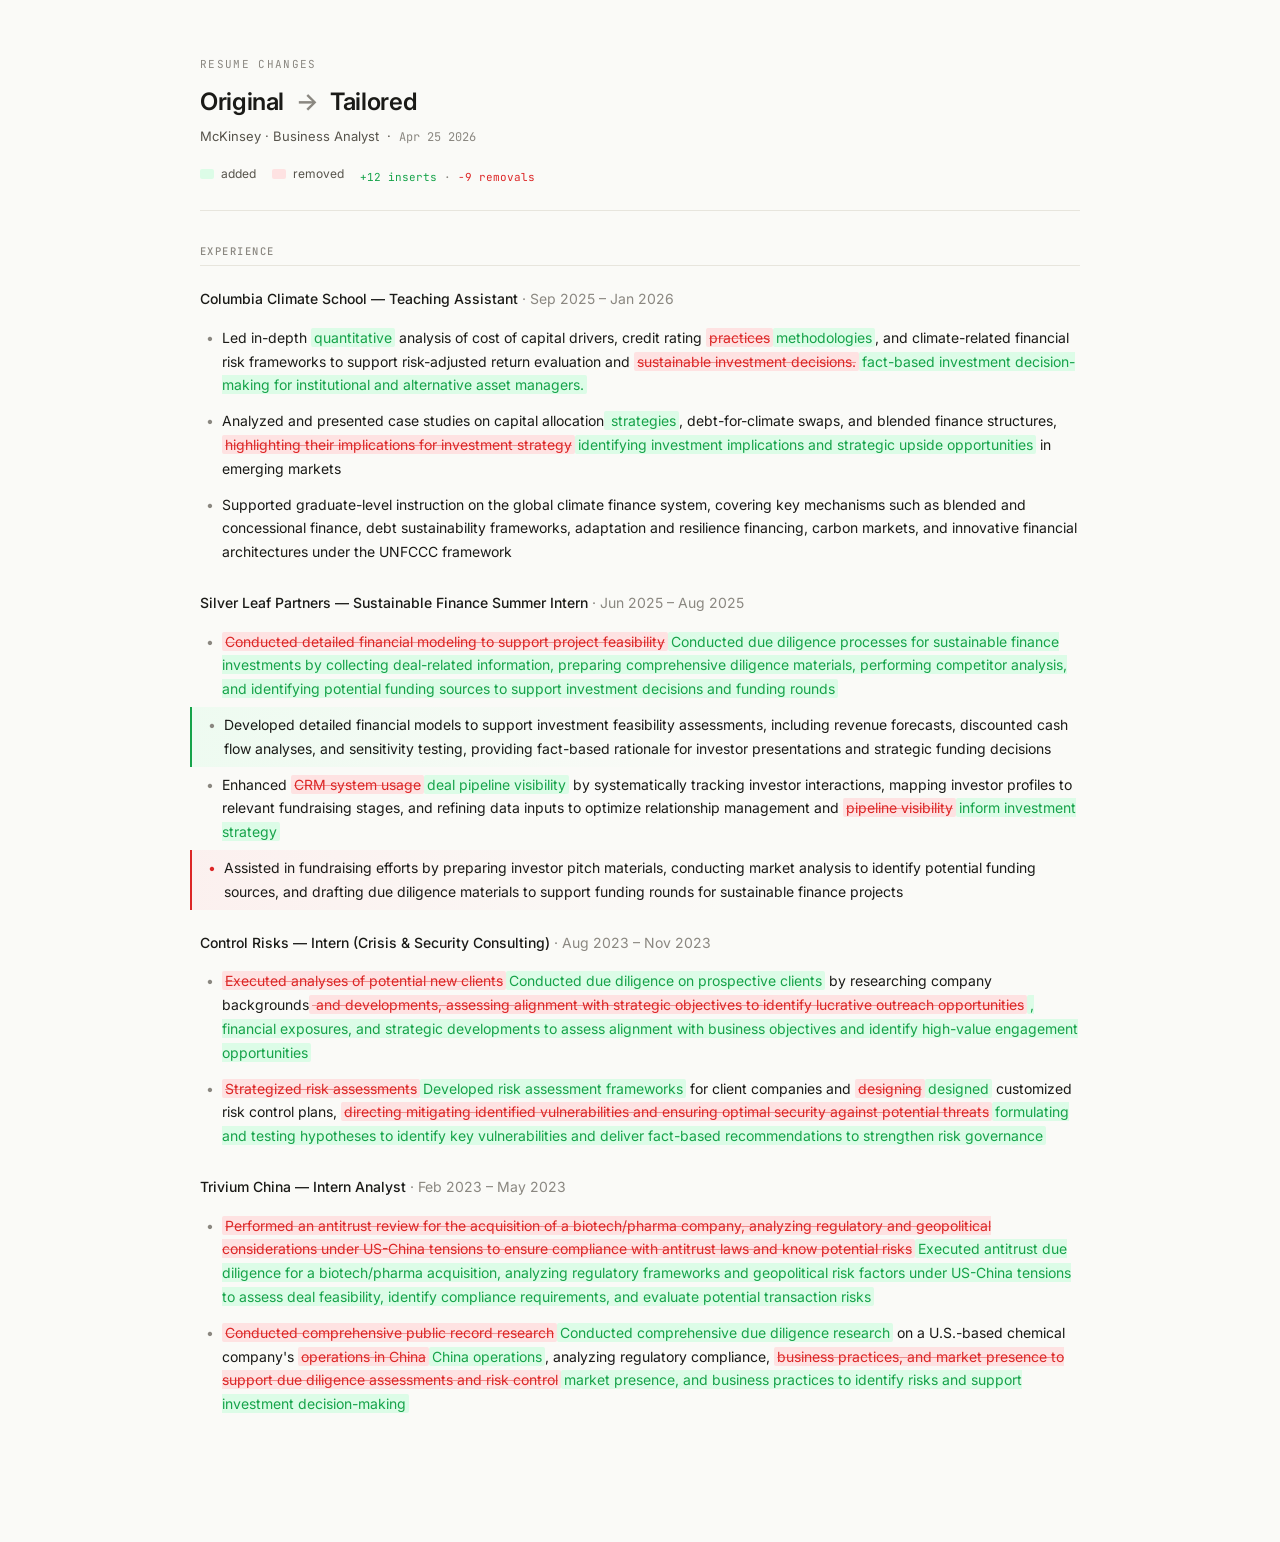
<file: frontend/resume_diff_preview.html>
<!DOCTYPE html>
<html lang="en">
<head>
<meta charset="UTF-8" />
<title>Resume Changes — Plan B preview</title>
<link rel="preconnect" href="https://fonts.googleapis.com" />
<link rel="preconnect" href="https://fonts.gstatic.com" crossorigin />
<link href="https://fonts.googleapis.com/css2?family=Inter:wght@400;500;600&family=JetBrains+Mono:wght@400;500&display=swap" rel="stylesheet" />
<style>
  :root {
    --bg: #fafaf7;
    --paper: #ffffff;
    --ink: #1a1a17;
    --ink-2: #56534b;
    --ink-3: #8a8780;
    --line: #e7e5dd;
    --add-bg: #dcfce7;
    --add-fg: #16a34a;
    --sub-bg: #fee2e2;
    --sub-fg: #dc2626;
  }
  * { box-sizing: border-box; }
  html, body { margin: 0; padding: 0; background: var(--bg); color: var(--ink);
    font-family: 'Inter', -apple-system, BlinkMacSystemFont, "Segoe UI", system-ui, sans-serif;
    -webkit-font-smoothing: antialiased; font-size: 14px; line-height: 1.55; }
  body { padding: 56px 24px 120px; }
  .wrap { max-width: 880px; margin: 0 auto; }

  header.doc-header { margin-bottom: 32px; padding-bottom: 24px; border-bottom: 1px solid var(--line); }
  .eyebrow { font-family: 'JetBrains Mono', monospace; font-size: 11px; letter-spacing: 0.12em;
    text-transform: uppercase; color: var(--ink-3); margin-bottom: 10px; }
  h1.title { font-size: 24px; font-weight: 600; margin: 0 0 6px; letter-spacing: -0.015em; color: var(--ink); }
  .subtitle { font-size: 13px; color: var(--ink-2); }
  .arrow { color: var(--ink-3); margin: 0 6px; }
  .legend { display: flex; gap: 16px; margin-top: 16px; font-size: 12px; color: var(--ink-2); flex-wrap: wrap; }
  .legend .item { display: inline-flex; align-items: center; gap: 7px; }
  .legend .swatch { display: inline-block; width: 14px; height: 10px; border-radius: 2px; }

  .seclabel { font-family: 'JetBrains Mono', monospace; font-size: 10.5px; letter-spacing: 0.14em;
    text-transform: uppercase; color: var(--ink-3); margin: 36px 0 14px; padding-bottom: 6px;
    border-bottom: 1px solid var(--line); font-weight: 500; }
  .seclabel:first-of-type { margin-top: 0; }

  .jobline { font-size: 14px; font-weight: 500; color: var(--ink); margin: 22px 0 10px; }

  .bullet { padding: 6px 0 6px 22px; position: relative; font-size: 14px; line-height: 1.7;
    color: var(--ink); }
  .bullet::before { content: '•'; position: absolute; left: 6px; top: 6px; color: var(--ink-3); }

  .add { background: var(--add-bg); color: var(--add-fg); padding: 1px 3px; border-radius: 2px;
    text-decoration: none; }
  .sub { background: var(--sub-bg); color: var(--sub-fg); padding: 1px 3px; border-radius: 2px;
    text-decoration: line-through; text-decoration-color: rgba(220,38,38,0.45);
    text-decoration-thickness: 1px; }
  ins, del { text-decoration: none; }
  ins { background: var(--add-bg); color: var(--add-fg); padding: 1px 3px; border-radius: 2px; }
  del { background: var(--sub-bg); color: var(--sub-fg); padding: 1px 3px; border-radius: 2px;
    text-decoration: line-through; text-decoration-color: rgba(220,38,38,0.45);
    text-decoration-thickness: 1px; }

  /* a whole-bullet add/remove gets a left rail too */
  .bullet.added { background: linear-gradient(90deg, rgba(220,252,231,0.4), transparent 60%);
    border-left: 2px solid var(--add-fg); padding-left: 22px; margin-left: -10px; padding-left: 32px; }
  .bullet.added::before { left: 16px; }
  .bullet.removed { background: linear-gradient(90deg, rgba(254,226,226,0.4), transparent 60%);
    border-left: 2px solid var(--sub-fg); padding-left: 22px; margin-left: -10px; padding-left: 32px; }
  .bullet.removed::before { left: 16px; color: var(--sub-fg); }

  .stats { font-family: 'JetBrains Mono', monospace; font-size: 11px; color: var(--ink-3); margin-top: 6px; }
  .stats .plus { color: var(--add-fg); }
  .stats .minus { color: var(--sub-fg); }

  @media (prefers-color-scheme: dark) {
    /* keep light — résumés feel right on paper */
  }
</style>
</head>
<body>
<div class="wrap">

<header class="doc-header">
  <div class="eyebrow">resume changes</div>
  <h1 class="title">Original <span class="arrow">→</span> Tailored</h1>
  <div class="subtitle">McKinsey · Business Analyst &nbsp;·&nbsp; <span style="font-family:'JetBrains Mono',monospace;font-size:12px;color:var(--ink-3)">Apr 25 2026</span></div>
  <div class="legend">
    <span class="item"><span class="swatch" style="background:var(--add-bg)"></span>added</span>
    <span class="item"><span class="swatch" style="background:var(--sub-bg)"></span>removed</span>
    <span class="item stats"><span class="plus">+12 inserts</span> · <span class="minus">−9 removals</span></span>
  </div>
</header>

<div class="seclabel">Experience</div>

<div class="jobline">Columbia Climate School — Teaching Assistant <span style="color:var(--ink-3);font-weight:400">· Sep 2025 – Jan 2026</span></div>

<div class="bullet">Led in-depth <ins>quantitative</ins> analysis of cost of capital drivers, credit rating <del>practices</del><ins>methodologies</ins>, and climate-related financial risk frameworks to support risk-adjusted return evaluation and <del>sustainable investment decisions.</del><ins>fact-based investment decision-making for institutional and alternative asset managers.</ins></div>

<div class="bullet">Analyzed and presented case studies on capital allocation<ins> strategies</ins>, debt-for-climate swaps, and blended finance structures, <del>highlighting their implications for investment strategy</del><ins>identifying investment implications and strategic upside opportunities</ins> in emerging markets</div>

<div class="bullet">Supported graduate-level instruction on the global climate finance system, covering key mechanisms such as blended and concessional finance, debt sustainability frameworks, adaptation and resilience financing, carbon markets, and innovative financial architectures under the UNFCCC framework</div>

<div class="jobline">Silver Leaf Partners — Sustainable Finance Summer Intern <span style="color:var(--ink-3);font-weight:400">· Jun 2025 – Aug 2025</span></div>

<div class="bullet"><del>Conducted detailed financial modeling to support project feasibility</del><ins>Conducted due diligence processes for sustainable finance investments by collecting deal-related information, preparing comprehensive diligence materials, performing competitor analysis, and identifying potential funding sources to support investment decisions and funding rounds</ins></div>

<div class="bullet added">Developed detailed financial models to support investment feasibility assessments, including revenue forecasts, discounted cash flow analyses, and sensitivity testing, providing fact-based rationale for investor presentations and strategic funding decisions</div>

<div class="bullet">Enhanced <del>CRM system usage</del><ins>deal pipeline visibility</ins> by systematically tracking investor interactions, mapping investor profiles to relevant fundraising stages, and refining data inputs to optimize relationship management and <del>pipeline visibility</del><ins>inform investment strategy</ins></div>

<div class="bullet removed">Assisted in fundraising efforts by preparing investor pitch materials, conducting market analysis to identify potential funding sources, and drafting due diligence materials to support funding rounds for sustainable finance projects</div>

<div class="jobline">Control Risks — Intern (Crisis & Security Consulting) <span style="color:var(--ink-3);font-weight:400">· Aug 2023 – Nov 2023</span></div>

<div class="bullet"><del>Executed analyses of potential new clients</del><ins>Conducted due diligence on prospective clients</ins> by researching company backgrounds<del> and developments, assessing alignment with strategic objectives to identify lucrative outreach opportunities</del><ins>, financial exposures, and strategic developments to assess alignment with business objectives and identify high-value engagement opportunities</ins></div>

<div class="bullet"><del>Strategized risk assessments</del><ins>Developed risk assessment frameworks</ins> for client companies and <del>designing</del><ins>designed</ins> customized risk control plans, <del>directing mitigating identified vulnerabilities and ensuring optimal security against potential threats</del><ins>formulating and testing hypotheses to identify key vulnerabilities and deliver fact-based recommendations to strengthen risk governance</ins></div>

<div class="jobline">Trivium China — Intern Analyst <span style="color:var(--ink-3);font-weight:400">· Feb 2023 – May 2023</span></div>

<div class="bullet"><del>Performed an antitrust review for the acquisition of a biotech/pharma company, analyzing regulatory and geopolitical considerations under US-China tensions to ensure compliance with antitrust laws and know potential risks</del><ins>Executed antitrust due diligence for a biotech/pharma acquisition, analyzing regulatory frameworks and geopolitical risk factors under US-China tensions to assess deal feasibility, identify compliance requirements, and evaluate potential transaction risks</ins></div>

<div class="bullet"><del>Conducted comprehensive public record research</del><ins>Conducted comprehensive due diligence research</ins> on a U.S.-based chemical company's <del>operations in China</del><ins>China operations</ins>, analyzing regulatory compliance, <del>business practices, and market presence to support due diligence assessments and risk control</del><ins>market presence, and business practices to identify risks and support investment decision-making</ins></div>

</div>
</body>
</html>
</file>
